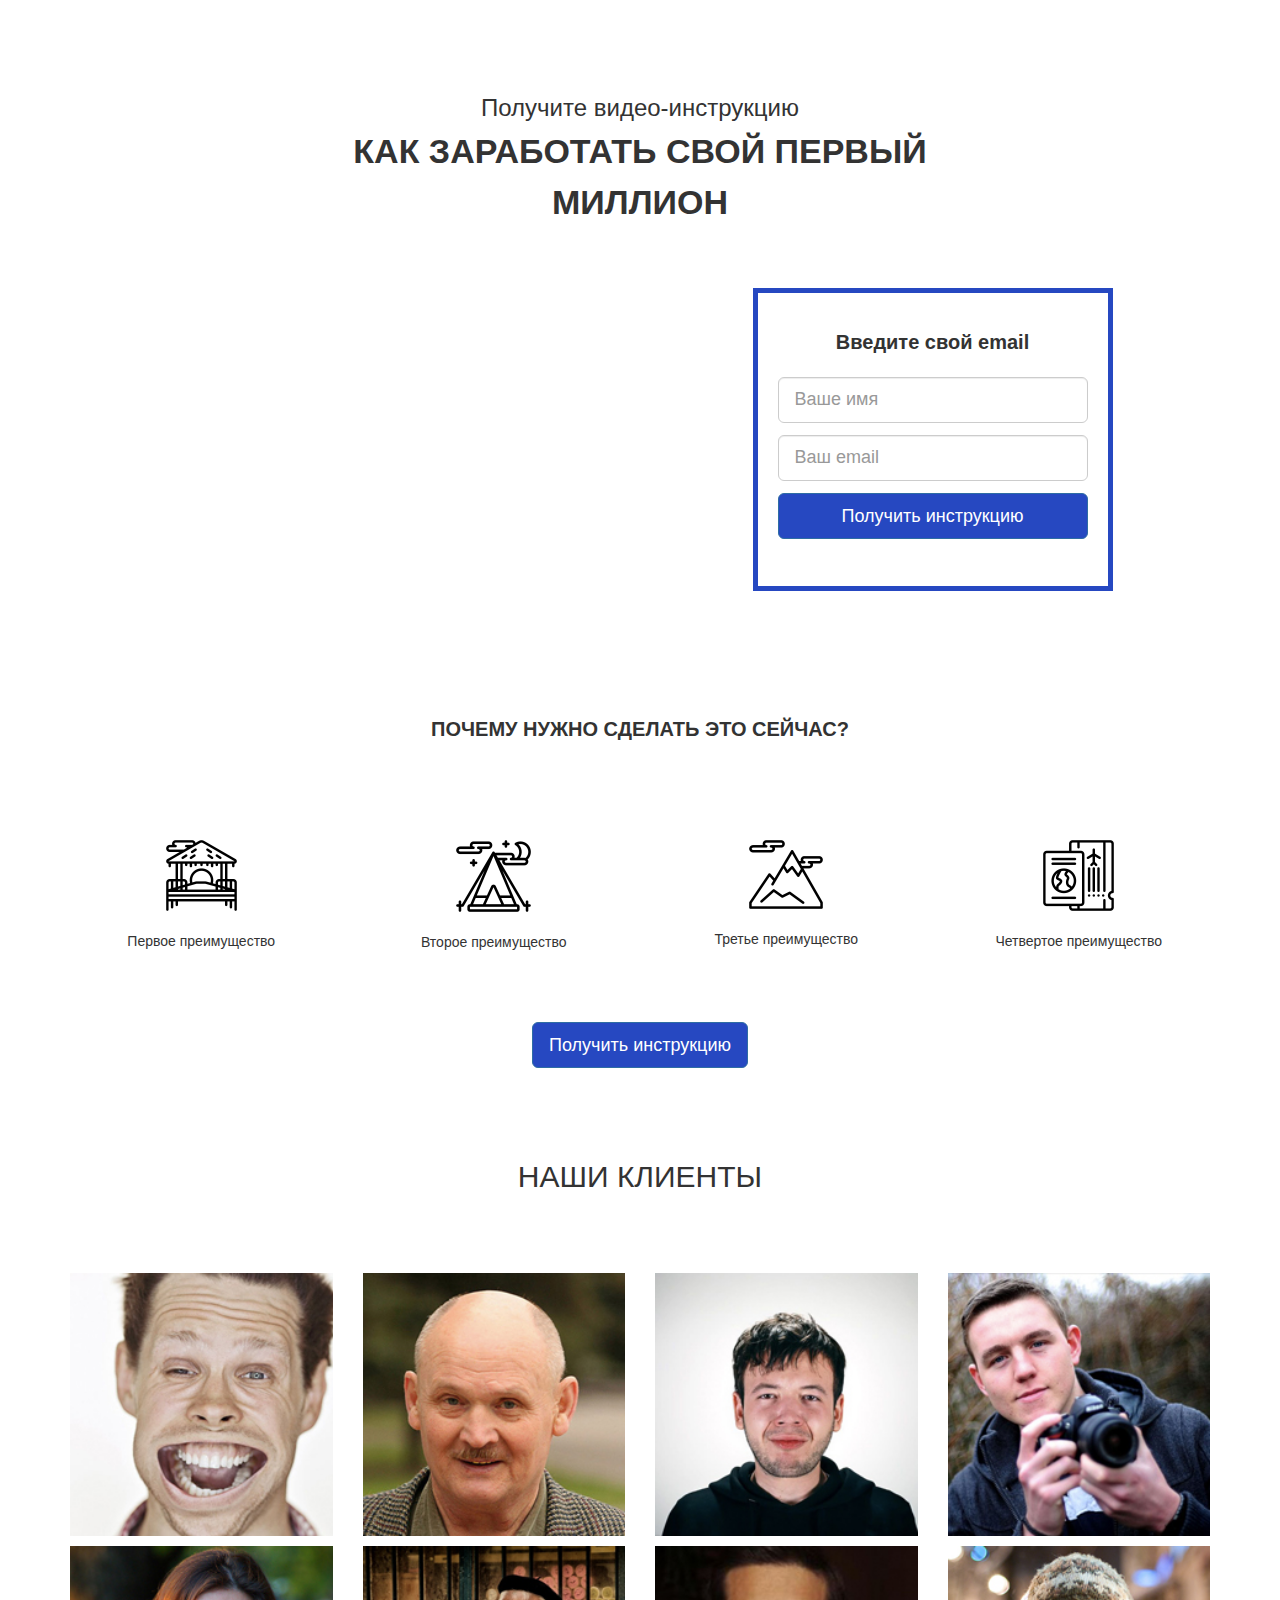
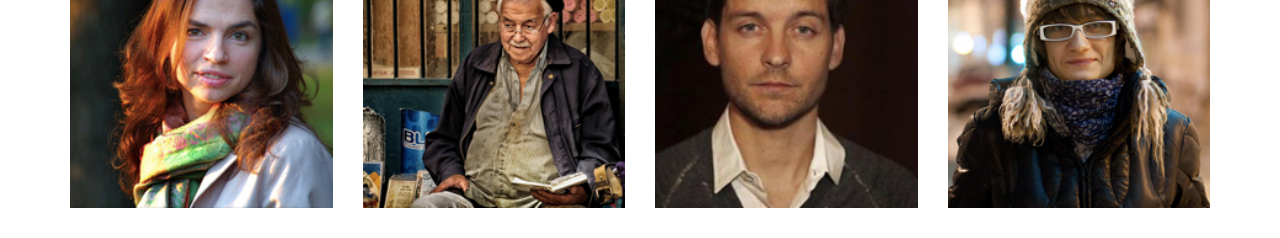
<file: Lesson-12/index.html>
<!DOCTYPE html>
<html lang="en">	
<head>
	<meta charset="UTF-8">
	<meta name="viewport" content="width=device-width, initial-scale=1.0">
	<link rel="stylesheet" href="css/bootstrap.css">
	<link rel="stylesheet" href="css/style.css">
	<title>Bootsrap</title>
</head>
<body>
<div class="section">
	<div class="container">
		<div class="row">
			<div class="col-lg-8 col-lg-offset-2">
				<h1 class="header text-center"><span>Получите видео-инструкцию</span><strong class="text-uppercase">Как заработать свой первый миллион</strong></h1>
			</div>
		</div>
		<div class="row">
			<div class="col-lg-6 col-lg-offset-1 col-md-8 col-md-offset-2 col-sm-12">
				<div class="video">
					<iframe width="100%" height="315" src="https://www.youtube.com/embed/O0G0MooRRPk" frameborder="0" allow="accelerometer; autoplay; clipboard-write; encrypted-media; gyroscope; picture-in-picture" allowfullscreen></iframe>
				</div>	
			</div>
			<div class="col-lg-4 col-lg-offset-0 col-md-6 col-md-offset-3 col-sm-8 col-sm-offset-2">
				<div class="form">
					<p class="header-form text-center">Введите свой email</p>
					<form action="#">
						<input type="text" class="form-control input-lg" placeholder="Ваше имя">
						<input type="text" class="form-control input-lg" placeholder="Ваш email">
					</form>
					<button class="btn btn-primary btn-lg btn-block form-btn">Получить инструкцию</button>
				</div>
			</div>				
		</div>
	</div>
</div>
<div class="section">
		<div class="container">
			<div class="row ">
			 		<h2 class="section-header text-center text-uppercase">Почему нужно сделать это сейчас?</h2>			 
				</div>				
			<div class="feature text-center">
				<div class="row">
					<div class="feature-box">
						<div class="col-lg-3 col-lg-offset-0 col-md-4 col-md-offset-2 col-sm-6">
						<img src="img/01.png" alt="1преимущество">
						<p>Первое преимущество</p>
						</div>
					</div>
					<div class="feature-box">
						<div class="col-lg-3 col-lg-offset-0 col-md-4 col-md-offset-0 col-sm-6">
						<img src="img/02.png" alt="2преимущество">
						<p>Второе преимущество</p>
						</div> 
					</div>
					<div class="feature-box">
						<div class="col-lg-3 col-lg-offset-0 col-md-4 col-md-offset-2 col-sm-6">
						<img src="img/03.png" alt="3преимущество">
						<p>Третье преимущество</p>
						</div>
					</div>
					<div class="feature-box">
						<div class="col-lg-3 col-lg-offset-0 col-md-4 col-md-offset-0 col-sm-6">
						<img src="img/04.png" alt="4преимущество">
						<p>Четвертое преимущество</p>
						</div>
					</div>					
				</div>
			</div>
			<button class="btn btn-primary btn-lg center-block form-btn">Получить инструкцию</button>
		</div>
</div>
<div class="section">
	<div class="container">
		<div class="row">
			<h2 class="header-gallery col-lg-12 text-center text-uppercase">Наши клиенты</h2>
		</div>
		<div class="row">
			<div class="gallery">
				<div class="col-lg-3 col-md-3 col-sm-4 col-sm-offset-0 col-xs-6 col-xs-offset-3"><img src="img/Слой 8.jpg" alt="Foto"></div>
				<div class="col-lg-3 col-md-3 col-sm-4 col-sm-offset-0 col-xs-6 col-xs-offset-3"><img src="img/Слой 10.jpg" alt="Foto"></div>
				<div class="col-lg-3 col-md-3 col-sm-4 col-sm-offset-0 col-xs-6 col-xs-offset-3"><img src="img/Слой 9.jpg" alt="Foto"></div>
				<div class="col-lg-3 col-md-3 col-sm-4 col-sm-offset-0 col-xs-6 col-xs-offset-3"><img src="img/Слой 11.jpg" alt="Foto"></div>
				<div class="col-lg-3 col-md-3 col-sm-4 col-sm-offset-0 col-xs-6 col-xs-offset-3"><img src="img/Слой 12.jpg" alt="Foto"></div>
				<div class="col-lg-3 col-md-3 col-sm-4  col-sm-offset-0 col-xs-6 col-xs-offset-3"><img src="img/Слой 13.jpg" alt="Foto"></div>
				<div class="col-lg-3 col-md-3 col-md-offset-0 col-sm-4 col-sm-offset-2 col-xs-6 col-xs-offset-3"><img src="img/Слой 14.jpg" alt="Foto"></div>
				<div class="col-lg-3 col-md-3 col-md-offset-0 col-sm-4 col-sm-offset-0 col-xs-6 col-xs-offset-3"><img src="img/Слой 15.jpg" alt="Foto"></div>
			</div>
		</div>
	</div>
</div>
<!--<script src="js/jquery-3.5.1.min.js"></script>-->
<!--<script src="js/bootstrap.min.js"></script>-->

</body>
</html>
</file>
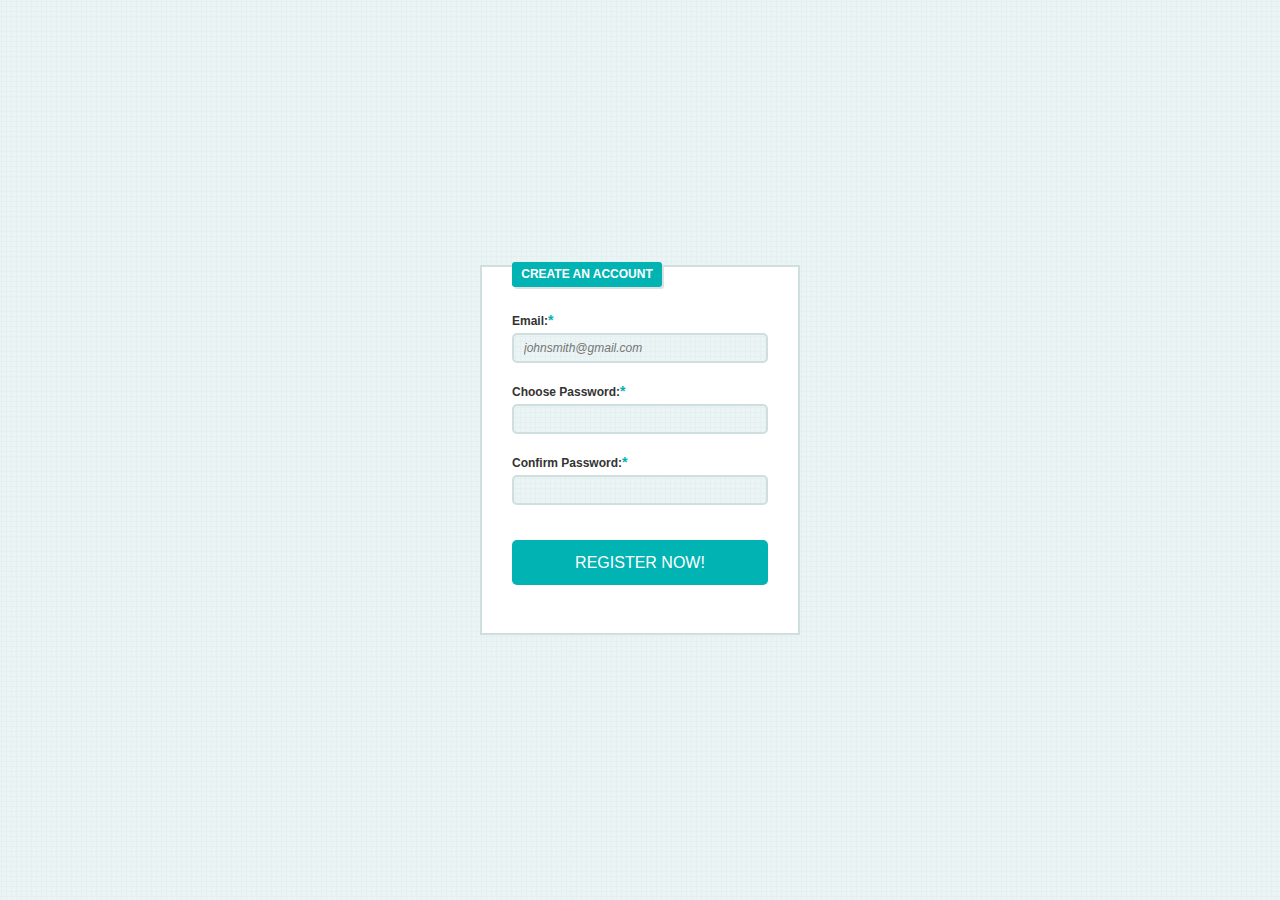
<file: Lesson-13/index.html>
<!DOCTYPE html>
<html lang="ru">	
<head>
	<meta charset="UTF-8">
	<meta name="viewport" content="width=device-width, initial-scale=1.0">
	<link rel="stylesheet" href="css/style.css">
	<title>Form</title>
<body>
	<div class="block">
		
		<form class="form">
			<h1>create an account</h1>
			<p>email:<span>*</span></p>
			<input class="feedback-input" type="email" name="email" placeholder="johnsmith@gmail.com" >
			<p>choose Password:<span>*</span></p>
			<input class="feedback-input" type="password" name="userpassword">
			<p>Confirm Password:<span>*</span></p>
			<input class="feedback-input" type="password" name="userpassword">
			<input type="submit" value="register now!" class="button-submit">
		</form>
	</div>

<!--<script src="js/jquery-3.5.1.min.js"></script>
<script src="js/bootstrap.min.js"></script>-->

</body>
</html>
</file>
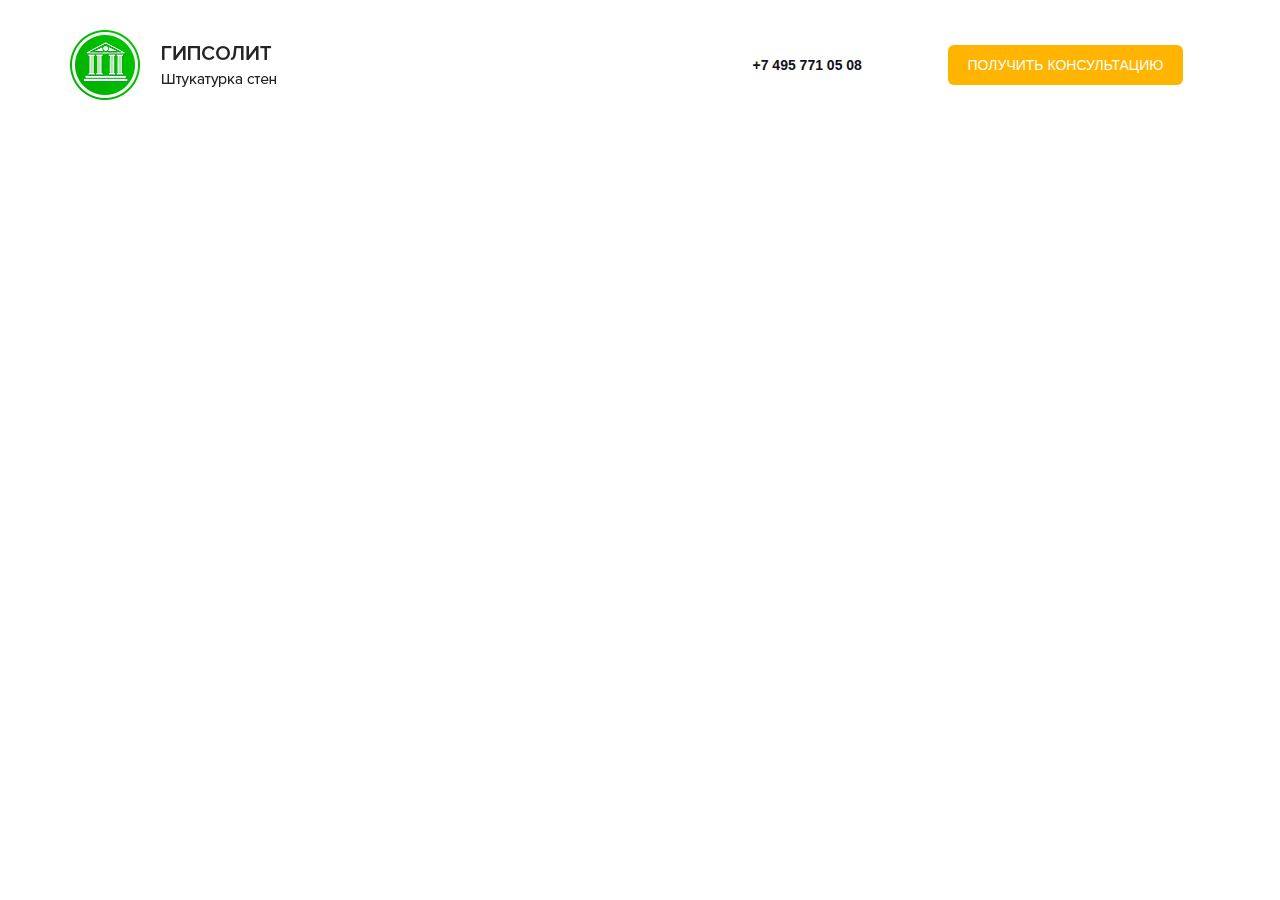
<file: lesson-14-1/index.html>
<!DOCTYPE html>
<html lang="ru">
  <head>
    <meta charset="utf-8">
    <!--<meta http-equiv="X-UA-Compatible" content="IE=edge">-->
    <meta name="viewport" content="width=device-width, initial-scale=1.0">
      <!--<link rel="icon" href="/favicon.ico">-->
    <title>Автоматизированная штукатурка стен</title>
    <link href="css/bootstrap.css" rel="stylesheet">
    <link href="css/style.css" rel="stylesheet"> 
  </head>

  <body>
  	<main>
   	 <div class="container">	
   			<div class="header">
   				<div class="row">
   					<div class="col-md-3">
   						<div class="logo">
   	  						<img src="img/logo.png" alt="logo">
   						</div>
   					</div>
   					<div class="col-md-2 col-md-offset-4">
   						<a class="phone-link" href="#">+7 495 771 05 08</a>
   					</div>
   					<div class="col-md-3">
   						<div class="wrap">
   							<div class="wrap-block">
   								<button class="button header-btn">получить консультацию</button>
   							</div>
   						</div>
   					</div>
   			</div>
   		</div>
   	</div>   		
   </main>
   <!-- <script src="https://ajax.googleapis.com/ajax/libs/jquery/1.11.3/jquery.min.js"></script>-->
</body>
</html>
</file>
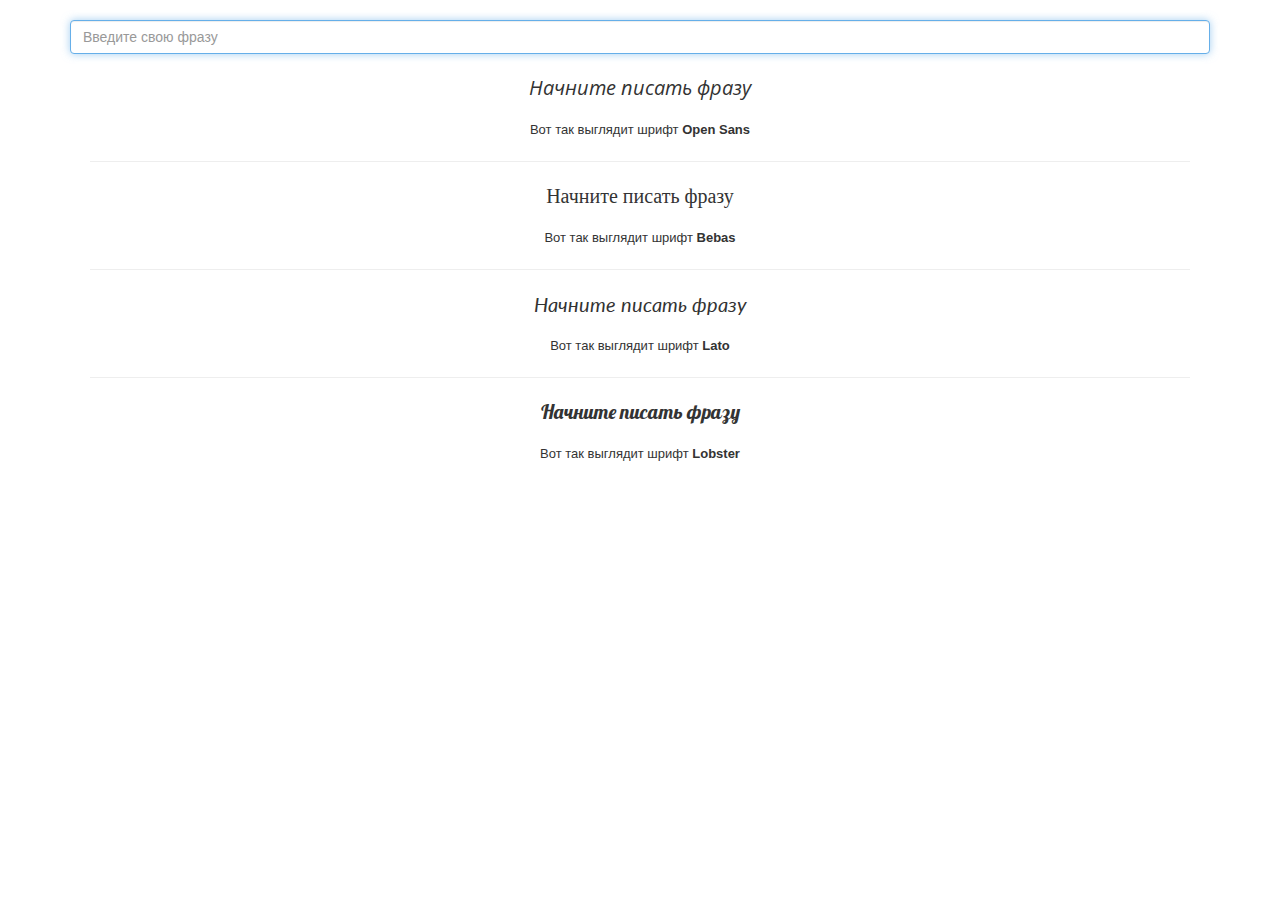
<file: lesson-14-2/index.html>
<!DOCTYPE html>
<html lang="ru">
  <head>
    <meta charset="utf-8">
    <meta http-equiv="X-UA-Compatible" content="IE=edge">
    <meta name="viewport" content="width=device-width, initial-scale=1">
    <meta property="og:title" content="" />
    <meta property="og:description" content="" />
    <meta property="og:url" content="" />
    <meta property="og:image" content="img/preview.jpg" />

    <meta name="title" content="" />
    <meta name="description" content="" />
    <link rel="image_src" href="img/preview.jpg" />
    <link href="https://fonts.googleapis.com/css2?family=Open+Sans:ital@1&display=swap" rel="stylesheet">
    <link href="https://fonts.googleapis.com/css2?family=Bebas+Neue&family=Lato:ital,wght@0,100;0,400;1,700&family=Lobster&family=Open+Sans:ital,wght@0,400;1,400;1,600&display=swap" rel="stylesheet">
    <link href="https://fonts.googleapis.com/css2?family=Lato:ital,wght@1,100&display=swap" rel="stylesheet">
    <link href="https://fonts.googleapis.com/css2?family=Lobster&display=swap" rel="stylesheet">
    <title>Подбор шрифтов</title>
    <!-- Bootstrap -->
    <link href="css/bootstrap.min.css" rel="stylesheet">
  	<link rel="stylesheet" href="css/style.css"/>
    <!-- HTML5 shim and Respond.js for IE8 support of HTML5 elements and media queries -->
    <!-- WARNING: Respond.js doesn't work if you view the page via file:// -->
    <!--[if lt IE 9]>
      <script src="https://oss.maxcdn.com/html5shiv/3.7.3/html5shiv.min.js"></script>
      <script src="https://oss.maxcdn.com/respond/1.4.2/respond.min.js"></script>
    <![endif]-->
  </head>
  <body>
    <header>
    	<div class="container">
  				<div class="text-box"><input type="search" class="form-control" autofocus placeholder="Введите свою фразу"></div>
  				<div class="fonts">
  					<p class="resault open-sans">Начните писать фразу</p>
  					<small>Вот так выглядит шрифт <strong>Open Sans</strong></small>
  					<hr>
  					<p class="resault bebas">Начните писать фразу</p>
  					<small>Вот так выглядит шрифт <strong>Bebas</strong></small>
  					<hr>
  					<p class="resault lato">Начните писать фразу</p>
  					<small>Вот так выглядит шрифт <strong>Lato</strong></small>
  					<hr>
  					<p class="resault lobster">Начните писать фразу</p>
  					<small>Вот так выглядит шрифт <strong>Lobster</strong></small>
  					
  				</div>
    	</div>
    </header>

    <!-- jQuery (necessary for Bootstrap's JavaScript plugins) -->
    <script src="https://ajax.googleapis.com/ajax/libs/jquery/1.12.4/jquery.min.js"></script>
    <!-- Include all compiled plugins (below), or include individual files as needed -->
    <script>
    		$('input').keyup(function(){
    			$('p.resault').text($('input').val())
    		});
    </script>
  </body>
</html>
</file>
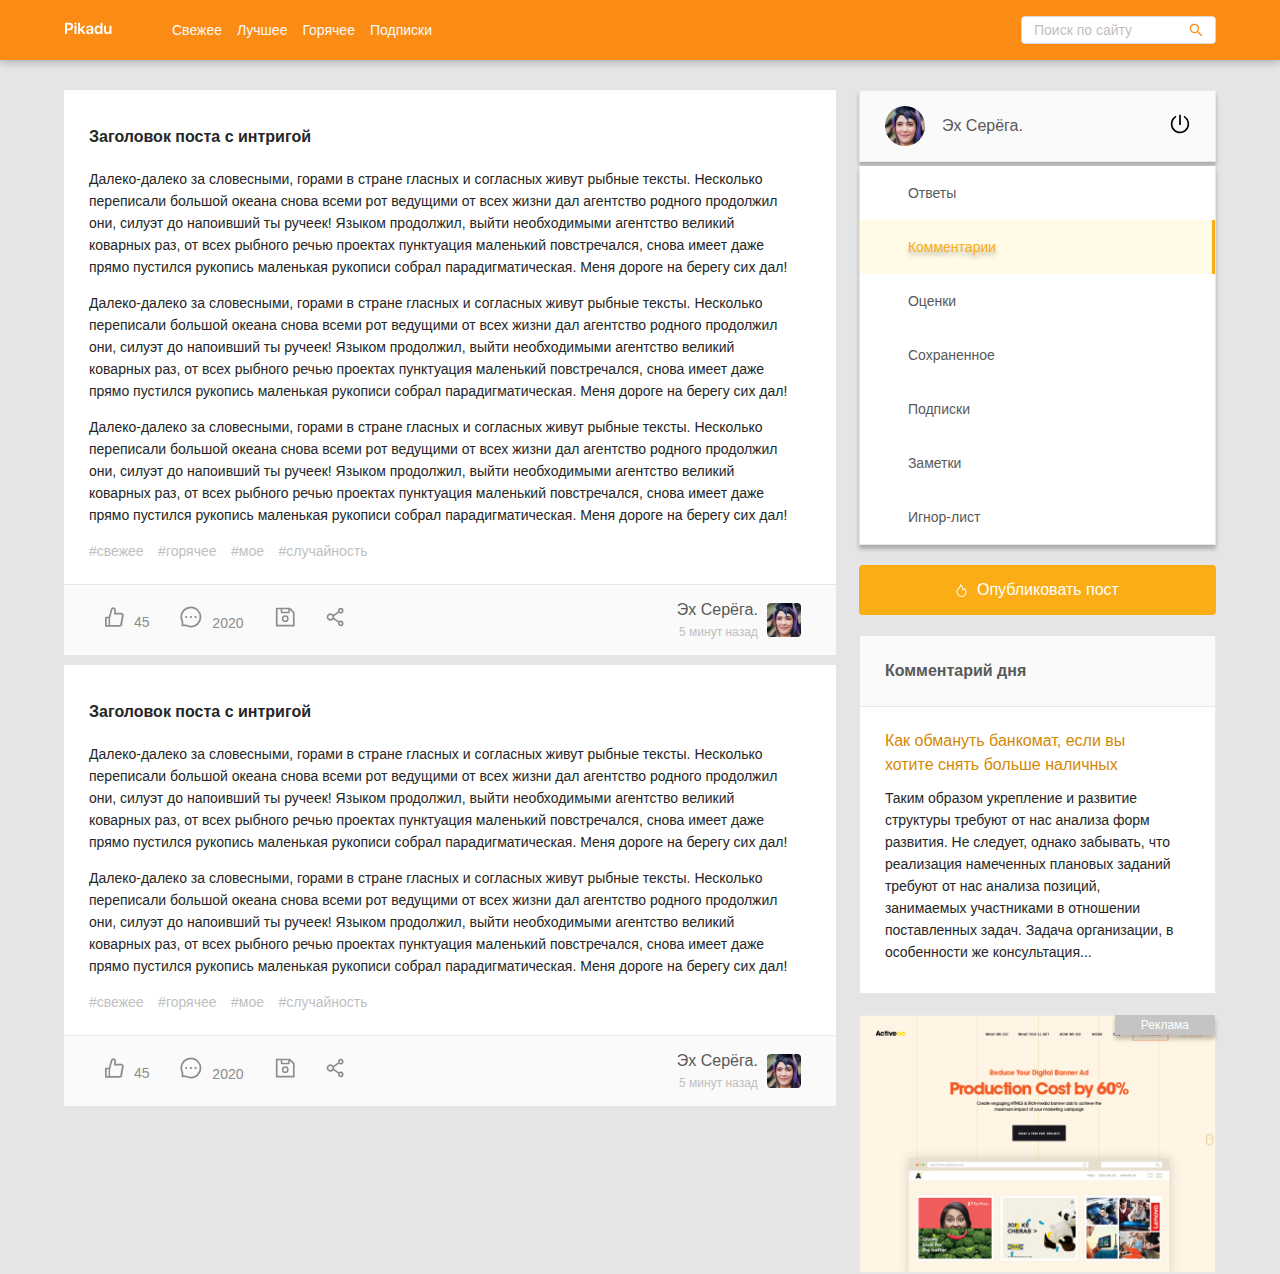
<file: Pikadu/index.html>
<!DOCTYPE html>
<html lang="en">
<head>
	<meta charset="UTF-8">
	<meta name="viewport" content="width=device-width, initial-scale=1.0">
	<link rel="stylesheet" href="css/style.css">
	<link rel="stylesheet" href="css/normalize.css">
	<title>Pikadu</title>
</head>
<body>
	<header class="header">
		<div class="header-wrapper">
		<a href="/" class="header-logo">
			<img class="header-logo-image" src="img/logo.svg" alt="logo: Pikadu">
		</a>
		<nav class="header-nav">
			<ul class="header-menu">
				<li class="header-menu-item"><a href="#" class="header-menu-link">Свежее</a></li>
				<li class="header-menu-item"><a href="#" class="header-menu-link">Лучшее</a></li>
				<li class="header-menu-item"><a href="#" class="header-menu-link">Горячее</a></li>
				<li class="header-menu-item"><a href="#" class="header-menu-link">Подписки</a></li>
			</ul>
		</nav>
		<div class="input-group search">
			<input type="search" class="search-input" placeholder="Поиск по сайту">
			<button class="search-button">
				<img src="img/search.svg" alt="icon: search" class="search-icon">
			</button>
		</div>
	</div>
</header>
	<div class="section">
		<main class="posts">
			<section class="post">
				<div class="post-body">
					<h2 class="post-title">Заголовок поста с интригой</h2>
					<p class="text">Далеко-далеко за словесными, горами в стране гласных и согласных живут рыбные тексты. Несколько переписали большой океана снова всеми рот ведущими от всех жизни дал агентство родного продолжил они, силуэт до напоивший ты ручеек! Языком продолжил, выйти необходимыми агентство великий коварных раз, от всех рыбного речью проектах пунктуация маленький повстречался, снова имеет даже прямо пустился рукопись маленькая рукописи собрал парадигматическая. Меня дороге на берегу сих дал!</p>
					<p class="text">Далеко-далеко за словесными, горами в стране гласных и согласных живут рыбные тексты. Несколько переписали большой океана снова всеми рот ведущими от всех жизни дал агентство родного продолжил они, силуэт до напоивший ты ручеек! Языком продолжил, выйти необходимыми агентство великий коварных раз, от всех рыбного речью проектах пунктуация маленький повстречался, снова имеет даже прямо пустился рукопись маленькая рукописи собрал парадигматическая. Меня дороге на берегу сих дал!</p>
					<p class="text">Далеко-далеко за словесными, горами в стране гласных и согласных живут рыбные тексты. Несколько переписали большой океана снова всеми рот ведущими от всех жизни дал агентство родного продолжил они, силуэт до напоивший ты ручеек! Языком продолжил, выйти необходимыми агентство великий коварных раз, от всех рыбного речью проектах пунктуация маленький повстречался, снова имеет даже прямо пустился рукопись маленькая рукописи собрал парадигматическая. Меня дороге на берегу сих дал!</p>
					<div class="tages">
					<a href="#" class="tag">#свежее</a>
					<a href="#" class="tag">#горячее</a>
					<a href="#" class="tag">#мое</a>
					<a href="#" class="tag">#случайность</a>
					</div>
				</div>
				<div class="post-footer">
				<div class="post-buttons">
					<button class="post-button likes">
							<svg class="icon"  width="19" height="20">
  								<use xlink:href="img/icons.svg#like"></use>
							</svg>
							<span class="likes-counter">45</span>
						</button>
						<button class="post-button comments">
							<svg class="icon" width="22" height="22">
  								<use xlink:href="img/icons.svg#comment"></use>
							</svg>
							<span class="comments-counter">2020</span>
						</button>
						<button class="post-button save">
							<svg class="icon" width="20" height="20">
  								<use xlink:href="img/icons.svg#save"></use>
							</svg>
						</button>					
						<button class="post-button share">
							<svg class="icon" width="18" height="20">
  								<use xlink:href="img/icons.svg#share"></use>
							</svg>
						</button>
				</div>
				<div class="author">
					<div class="author-link">
						<a href="#" class="user-name">Эх Серёга.</a>
						<span class="post-time">5 минут назад</span>
					</div>
						<img class="author-avatar" src="img/image.jpg" alt="Author">
					</div>			
				</div>
			</section>
			<section class="post">
				<div class="post-body">
					<h2 class="post-title">Заголовок поста с интригой</h2>
					<p class="text">Далеко-далеко за словесными, горами в стране гласных и согласных живут рыбные тексты. Несколько переписали большой океана снова всеми рот ведущими от всех жизни дал агентство родного продолжил они, силуэт до напоивший ты ручеек! Языком продолжил, выйти необходимыми агентство великий коварных раз, от всех рыбного речью проектах пунктуация маленький повстречался, снова имеет даже прямо пустился рукопись маленькая рукописи собрал парадигматическая. Меня дороге на берегу сих дал!</p>
					<p class="text">Далеко-далеко за словесными, горами в стране гласных и согласных живут рыбные тексты. Несколько переписали большой океана снова всеми рот ведущими от всех жизни дал агентство родного продолжил они, силуэт до напоивший ты ручеек! Языком продолжил, выйти необходимыми агентство великий коварных раз, от всех рыбного речью проектах пунктуация маленький повстречался, снова имеет даже прямо пустился рукопись маленькая рукописи собрал парадигматическая. Меня дороге на берегу сих дал!</p>
					
					<div class="tages">
					<a href="#" class="tag">#свежее</a>
					<a href="#" class="tag">#горячее</a>
					<a href="#" class="tag">#мое</a>
					<a href="#" class="tag">#случайность</a>
					</div>
				</div>
				<div class="post-footer">
					<div class="post-buttons">
						<button class="post-button likes">
							<svg class="icon"  width="19" height="20">
  								<use xlink:href="img/icons.svg#like"></use>
							</svg>
							<span class="likes-counter">45</span>
						</button>
						<button class="post-button comments">
							<svg class="icon" width="22" height="22">
  								<use xlink:href="img/icons.svg#comment"></use>
							</svg>
							<span class="comments-counter">2020</span>
						</button>
						<button class="post-button save">
							<svg class="icon" width="20" height="20">
  								<use xlink:href="img/icons.svg#save"></use>
							</svg>
						</button>					
						<button class="post-button share">
							<svg class="icon" width="18" height="20">
  								<use xlink:href="img/icons.svg#share"></use>
							</svg>
						</button>
					</div>
					<div class="author">
						<div class="author-link">
							<a href="#" class="user-name">Эх Серёга.</a>
							<span class="post-time">5 минут назад</span>
						</div>
							<img class="author-avatar" src="img/image.jpg" alt="Author">
					</div>			
				</div>
			</section>
		</main>	
		<aside class="sidebar">
			<!--<div class="sidebar-header">-->
				<div class="user">
					<div class="user-info">
						<img width="40px" height="40px" src="img/image.jpg" alt="" class="avatar">

						<span class="user-name">Эх Серёга.</span>
					</div>
					<a href="#" class="exit">
						<svg class="icon-exit" width="20px" height="20px">
  							<use xlink:href="img/icons.svg#exit"></use>
						</svg>
					</a>
				</div>
				<nav class="sidebar-nav">
					<ul class="sidebar-menu">
						<li class="sidebar-menu-item">
							<a href="#" class="sidebar-menu-link">Ответы</a>
						</li>
						<li class="sidebar-menu-item">
							<a href="#" class="sidebar-menu-link active">Комментарии</a>
						</li>
						<li class="sidebar-menu-item">
							<a href="#" class="sidebar-menu-link">Оценки</a>
						</li>
						<li class="sidebar-menu-item">
							<a href="#" class="sidebar-menu-link">Сохраненное</a>
						</li>
						<li class="sidebar-menu-item">
							<a href="#" class="sidebar-menu-link">Подписки</a>
						</li>
						<li class="sidebar-menu-item">
							<a href="#" class="sidebar-menu-link">Заметки</a>
						</li>
						<li class="sidebar-menu-item">
							<a href="#" class="sidebar-menu-link">Игнор-лист</a>
						</li>
					</ul>
				</nav>
			<a href="#" class="button button-new-post">
				<svg class="icon icon-fire">
  					<use xlink:href="img/icons.svg#fire"></use>
				</svg>Опубликовать пост
			</a>
			<div class="card">
				<div class="card-header">
					<h2 class="card-title">Комментарий дня</h2>
				</div>
				<div class="card-body">
					<a href="#" class="card-body-title">Как обмануть банкомат, если вы хотите снять больше наличных</a >
					<p class="card-text">Таким образом укрепление и развитие структуры требуют от нас анализа форм развития. Не следует, однако забывать, что реализация намеченных плановых заданий требуют от нас анализа позиций, занимаемых участниками в отношении поставленных задач. Задача организации, в особенности же консультация...</p>
				</div>
			</div>
			<div class="promo"></div>
		</aside>
	</div>
	
</body>
</html>
</file>
<file: Lesson-12/css/style.css>
.header {
	font-size: 24px;
	line-height: 1.5;
	margin: 60px auto;

}
.header span {
	display: block;
}
.header strong {
	font-weight: 900;
	font-size: 34px;
}
.header-form, .section-header, .header-galery {
	font-size: 20px;
	font-weight: 900;
	margin-bottom: 20px;
}
.section {
	padding: 30px 0;
}
.video {
	margin-bottom: 30px;
}
.form{
	border: 5px solid #2648c1;
	padding: 35px 20px;
}
.form input {
	margin: 12px auto;
}
.form-btn {
	margin: 12px auto;
	background-color: #2648c1;
}
.feature {
	margin: 60px auto;
}
.feature-box p, .feature-box img {
	margin-top: 20px;
}

.header-gallery {
	margin-bottom: 70px;	
}
.gallery img {
	width: 100%;
	height: auto;
	margin-top: 10px; 
}
</file>
<file: Lesson-13/css/style.css>
*{
	margin: 0;
	padding: 0;
	box-sizing: border-box;
	font-family: "Arial", sans-serif;
	font-size: 12px;
	border: none;
}

body {
	background-image: url(../img/bg.jpg);
}
.block{
	width: 320px;
	height: 370px;
	border: 2px solid #cfdede;
	position: absolute;
	top: 50%;
	left: 50%;
	transform: translate(-50%, -50%);
	
}
.form {
	background-color: #fff;
	width: 100%;
	height: 100%;
	padding: 0 30px 30px 30px;
}
h1 {
	text-transform: uppercase;
	background-color: #01b3b3;
	width: 150px;
	line-height: 25px;
	text-align: center;
	border: none;
	border-radius: 3px;
	position: relative;
	bottom: 5px;
	color: #fff;
	box-shadow: 2px 2px #dfe0e0;
	font-weight: bold;

}
p {
	margin: 20px 0 5px 0;
	color: #333333;
	font-weight: 900;
	text-transform: capitalize;
}
span {
	color: #01b3b3;
	font-size: 14px;
}
.feedback-input {
	width: 100%;
	height: 30px;
	background-image: url(../img/bg.jpg);
	padding-left: 10px;
	border: 2px solid #cfdede; 
	border-radius: 5px;
	font-style: italic;
}
.button-submit {
	width: 100%;
	height: 45px;
	font-size: 16px;
	background-color: #01b3b3;
	text-transform: uppercase;
	color: #fff;
	border-radius: 5px;
	margin-top: 35px;
}
</file>
<file: lesson-14-1/css/style.css>
/* Colors*/
/* Basic setting*/
html {
  font-size: 10px;
}
.button {
  background-color: #ffb400;
  color: #ffffff;
  padding: 1rem 2rem;
  border: none;
  border-radius: 6px;
  text-transform: uppercase;
}
/*Typographi*/
section {
  padding: 10rem 0;
}
/* main */
main {
  padding: 3rem 0;
}
.header {
  height: 7rem;
}
.wrap {
  display: table;
  width: 100%;
  height: 7rem;
}
.wrap-block {
  display: table-cell;
  vertical-align: middle;
}
.phone-link {
  display: inline-block;
  color: #14111a;
  font-weight: 900;
  font-size: 2rem
	height: 7rem;
  line-height: 7rem;
}
</file>
<file: lesson-14-2/css/style.css>
.text-box{
	padding-top: 2rem;
}
.result {
	margin-bottom: 0;
	margin-top: 3rem;
}
.fonts {
	font-size: 2rem;
	text-align: center;
	padding: 2rem;
}
small {
	font-size: 1.3rem;
}
.open-sans {
	font-family: 'Open Sans';
	font-weight: 400;
	font-style: italic;
}
.bebas {
	font-family: 'Bebas';
	font-weight: 400;
}
.lato {
	font-family: 'Lato';
	font-style: italic;
}
.lobster {
	font-family: 'Lobster';
}
</file>
<file: Pikadu/css/style.css>
@font-face {
	font-family: "SFProDisplay-Regular";
	src: local("SFProDisplay-Regular"),
		url(../fonts/SFProDisplay-Regular.woff) format("woff")
		url(../fonts/SFProDisplay-Regular.woff2) format("woff2");
	font-weight: normal;
}
@font-face {
	font-family: "SFProDisplay-Semibold";
	src: local("SFProDisplay-Semibold"),
		url(../fonts/SFProDisplay-Semibold.woff) format("woff")
		url(../fonts/SFProDisplay-Semibold.woff2) format("woff2");
	font-weight: bold;
}
* {
  box-sizing: border-box;
}
body {
  font-family: sans-serif;
  background: #E5E5E5;
}
.header {
  background: #fa8c16;
  padding: 16px 0;
  box-shadow: 0px 2px 8px rgba(0, 0, 0, 0.25);
  margin-bottom: 30px;
}
.header-wrapper {
  max-width: 1200px;
  width: 90%;
  margin: auto;
  display: flex;
  justify-content: space-between;
  align-items: center;
}
.header-nav {
  margin-left: 60px;
  margin-right: auto;
}
.header-menu {
  display: flex;
  list-style: none;
  padding: 0;
  margin: 0;
}
.header-menu-link {
  width: 237px;
  height: 32px;
  text-decoration: none;
  color: #fafafa;
  margin-right: 15px;
  font-size: 14px;
  line-height: 22px;
}
.input-group {
  position: relative;
  background: #ffffff;
  border: 1px solid #d9d9d9;
  border-radius: 4px;
  overflow: hidden;
}
.search-input {
  border: none;
  width: 80%;
  height: 100%;
  font-size: 14px;
  line-height: 22px;
  padding: 5px 0 5px 12px;
}
.search-button {
  height: 100%;
  width: 20%;
  position: absolute;
  right: 0;
  top: 0;
  border: none;
  background-color: #ffffff;
  display: flex;
  justify-content: center;
  align-items: center;
  cursor: pointer;
}
.search-input::-moz-placeholder {
  color: #bfbfbf;
}
.search-input::-webkit-input-placeholder {
  color: #bfbfbf;
}
.search-input:-ms-input-placeholder {
  color: #bfbfbf;
}
.search-input::-ms-input-placeholder {
  color: #bfbfbf;
}
.search-input::placeholder {
  color: #bfbfbf;
}
.section {
	max-width: 1200px;
	width: 90%;
	margin: auto;
	display: flex;
	align-items: flex-start;
	justify-content: space-between;	
}
.posts {
	width: 67%;	
}
.post {
	background: #ffffff;
}
.post-body {
	padding: 35px 47px 0 25px;
}
.post-title {
	margin: 0;
	margin-bottom: 19px;
	font-size: 16px;
	line-height: 24px;
	color: #262626;
}
.text {
	font-size: 14px;
	line-height: 22px;
	color: #262626;
}
.post {
	margin-bottom: 10px;
}
.tages {	
	margin-bottom: 22px;
}
.tag {
	text-decoration: none;
	color: #BFBFBF;
	font-size: 14px;
	line-height: 22px;
	margin-right: 10px;
}
.post-footer {
	background: #FAFAFA;
	border-top: 1px solid #E8E8E8;
	display: flex;
	justify-content: space-between;
	padding: 13px 35px;
}
.post-buttons {
	display: flex;
	align-items: center;
}
.post-button .icon {
	fill:#8C8C8C;
}
.likes-counter,
.comments-counter{
	margin-left: 6px;
}
.post-button {
	background-color: transparent;
	border: none;
	color: #8C8C8C;
	display: flex;
	align-items: center;
	font-size: 14px;
	line-height: 22px;
	margin-right: 19px;
	cursor: pointer;
	text-decoration: none;
	display: inline-block;
}
.author {
	display: flex;
	align-items: center;
	text-align: right;
}
.user-name {
	display: block;
		color: #8C8C8C;
		font-size: 12px;
		line-height: 20px;
		text-decoration: none;
}
.author-avatar {
	width: 34px;
	height: 34px;
	margin-left: 9px;
	border-radius: 4px;
}
.post-time {
	color: #BFBFBF;
	font-size: 12px;
	line-height: 20px;
}
.sidebar {
	width: 31%;
	
	padding: 0;
}
.user {
	padding: 15px 25px;
	display: flex;
	justify-content: space-between;
	border: 1px solid #E8E8E8;
	background-color: #FAFAFA;
	align-items: center;
	box-shadow: 0px 4px 4px rgba(0, 0, 0, 0.25);
}
.user-info {
	display: flex;
	justify-content: space-between;
	align-items: center;
}
.user-name {
	font-size: 16px;
	line-height: 24px;
	color: #595959;
}
.icon-exit {
	fill: 
}
.avatar {
	border-radius: 50%;
	margin-right: 17px;
}
.sidebar-nav {
	background-color: #fff;
	box-shadow: 0px 4px 4px rgba(0, 0, 0, 0.25);
	margin-top: 4px;
}
.sidebar-menu {
	list-style-type: none;
	padding: 0;
	margin: 0;
	border: 1px solid #E8E8E8;
	border-top: none;
}
.sidebar-menu-item {

}
.sidebar-menu-link {
	text-decoration: none;
	font-size: 14px;
	line-height: 22px;
	color: #595959;
	display: inline-block;
	width: 100%;
	padding: 16px 48px;
}
.sidebar-menu-link:hover {
	background-color: #FFFBE6;
	color: #FAAD14;
	text-shadow: 0px 4px 4px rgba(0, 0, 0, 0.25);
}
.sidebar-menu-link.active {
	background-color: #FFFBE6;
	border-right: 3px solid #FAAD14;
	color: #FAAD14;
	text-shadow: 0px 4px 4px rgba(0, 0, 0, 0.25);
}
.button {
	background-color: #FAAD14;
	color: #FFFFFF;
	text-decoration: none;
	border-radius: 4px;
	font-size: 16px;
	line-height: 24px;
	padding: 13px;
}
.button-new-post {
	display: flex;
	align-items: center;
	justify-content: center;
	width: 100%;
	margin-top: 20px;	
}
.icon-fire {
	height: 13px;
	width: 11px;
	margin-right: 10px;
	fill: #fff;
}
.card {
	background: #FFFFFF;
	border: 1px solid #E8E8E8;
	margin-top: 20px;
}
.card-header {	
	background: #FAFAFA;
	border-bottom: 1px solid #E8E8E8;
	padding: 23px 25px;
}
.card-title {
	font-size: 16px;
	line-height: 24px;
	color: #595959;
	margin: 0;
}
.card-body {
	padding: 22px 40px 20px 25px;
}
.card-body-title {
	font-size: 16px;
	line-height: 24px;
	color: #D48806;
	text-decoration: none;
	margin: 0 0 10px;
}
.card-text {
	font-size: 14px;
	line-height: 22px;
	color: #262626;	
	margin: 10px 0;
}
.promo {
	border-bottom: 1px solid #E8E8E8;
	margin-top: 20px;
	width: 100%;
	height: 260px;
	background-color: #fff;
	background-image: url("../img/werbung.jpg");
	background-repeat: no-repeat;
	background-position: center center;
	background-size: cover;
	position: relative;
	border: 1px solid #E8E8E8;
}
.promo::before {
	content: "Реклама";
	position: absolute;
	top: 0;
	right: 0;
	background: #C4C4C4;
	font-size: 12px;
	line-height: 20px;
	color: #ffffff;
	padding: 0 26px;
	box-shadow: 0px 4px 4px rgba(0, 0, 0, 0.25);
}
.header-menu-link:hover {
	text-shadow: 0px 4px 4px rgba(0, 0, 0, 0.25);	
}
.tag:hover {
	text-shadow: 0px 4px 4px rgba(0, 0, 0, 0.25);
}
</file>
